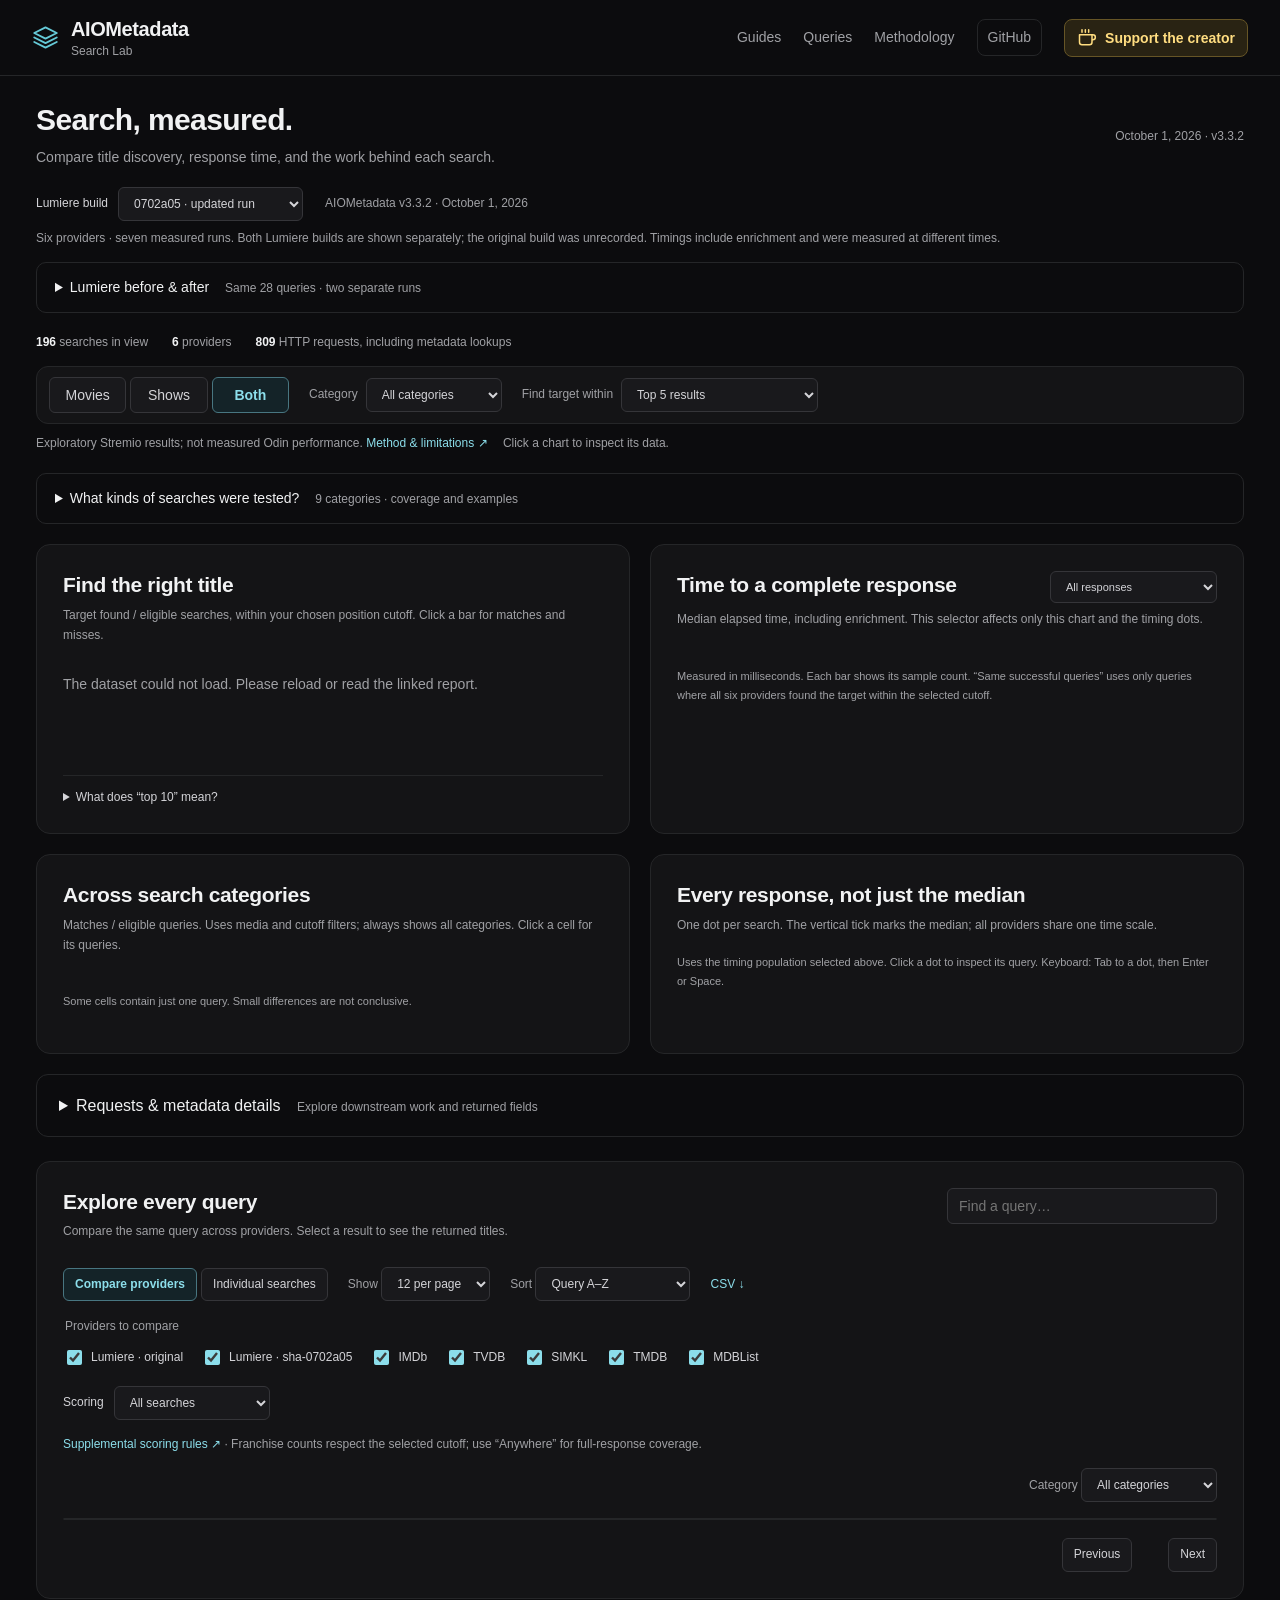
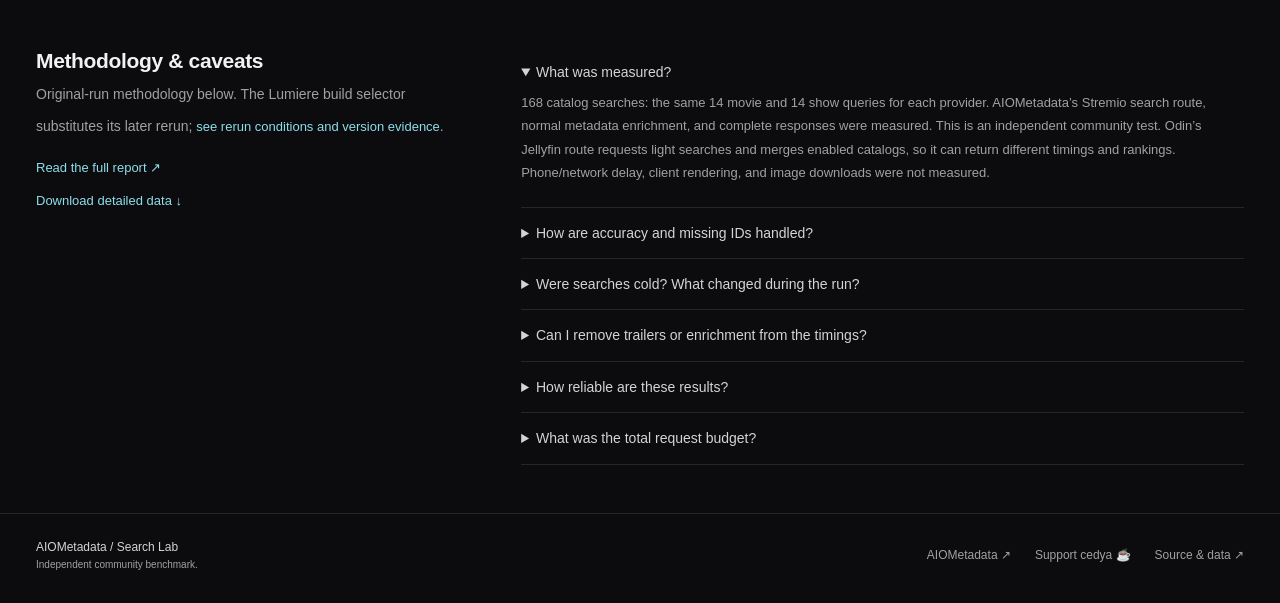
<file: index.html>
<!doctype html><html lang="en"><head><meta charset="utf-8"><meta name="viewport" content="width=device-width,initial-scale=1"><meta name="theme-color" content="#0c0c0e"><meta name="description" content="Explore measured AIOMetadata search performance across six providers: title accuracy, complete response times, and downstream requests."><title>AIOMetadata · Search Lab</title><link rel="stylesheet" href="style.css?v=d09a032646"><script type="module" src="app.js?v=36df324449"></script></head><body>
<a class="skip" href="#overview">Skip to comparisons</a><header><a class="brand" href="./"><svg aria-hidden="true" viewBox="0 0 24 24" fill="none" stroke="currentColor" stroke-width="1.7" stroke-linecap="round" stroke-linejoin="round"><path d="m12 3 10 5-10 5L2 8l10-5Z"/><path d="m2 12 10 5 10-5M2 16l10 5 10-5"/></svg><span><span class="brand-name">AIOMetadata</span><span class="brand-subtitle">Search Lab</span></span></a><nav aria-label="Main"><a href="https://jeor.github.io/aiom/">Guides</a><a href="#queries">Queries</a><a href="#methodology">Methodology</a><a class="repo-link" href="https://github.com/Jeor/aiomtesting">GitHub</a><a class="coffee-link" href="https://buymeacoffee.com/cedya" aria-label="Support the AIOMetadata creator"><svg aria-hidden="true" viewBox="0 0 24 24" fill="none" stroke="currentColor" stroke-width="1.8" stroke-linecap="round" stroke-linejoin="round"><path d="M18 8h1a3 3 0 0 1 0 6h-1M3 8h15v9a3 3 0 0 1-3 3H6a3 3 0 0 1-3-3V8ZM6 2v3M10 2v3M14 2v3"/></svg><span>Support the creator</span></a></nav></header>
<main><section id="overview"><div class="compact-intro"><div><h1>Search, measured.</h1><p class="intro">Compare title discovery, response time, and the work behind each search.</p></div><p class="run">October 1, 2026 · v3.3.2</p></div>
<div class="run-picker"><label>Lumiere build <select id="build"><option value="updated">0702a05 · updated run</option><option value="original">Original · build unrecorded</option></select></label><span>AIOMetadata v3.3.2 · October 1, 2026</span></div><p id="version-note" class="explorer-note"></p><details class="search-coverage"><summary>Lumiere before &amp; after <span>Same 28 queries · two separate runs</span></summary><p>Both runs include metadata enrichment. Different run times and evolving metadata caches prevent attributing timing differences solely to the Lumiere update. The previous build and database snapshot were not recorded. The updated build is identified by its image revision, not the mutable “latest” tag.</p><div class="scroll"><table><thead><tr><th>Media</th><th>Original matches</th><th>Updated matches</th><th>Original median</th><th>Updated median</th><th>HTTP attempts · old / new</th></tr></thead><tbody id="version-summary"></tbody></table></div><p>Matches use the selected cutoff; medians and HTTP counts include all 14 searches per media type. This table always shows both media types and ignores category, timing and explorer filters. Other providers were not rerun.</p><p><a href="data/lumiere-0702a05/REPORT.md">Rerun report and version evidence ↗</a> · <a href="data/lumiere-0702a05/results.json">Updated detailed results ↓</a> · <a href="data/lumiere-0702a05/queries.csv">Updated query CSV ↓</a></p></details>
<div class="inline-totals"><span><b id="search-count">168</b> searches in view</span><span><b>6</b> providers</span><span><b id="request-count">809</b> HTTP requests, including metadata lookups</span></div>
<div class="filters compact-filters"><div class="segments" aria-label="Media type"><button data-media="movie">Movies</button><button data-media="series">Shows</button><button data-media="both" aria-pressed="true">Both</button></div><label>Category <select id="category" aria-label="Category"><option value="all">All categories</option></select></label><label>Find target within <select id="cutoff" aria-label="Result cutoff"><option value="1">Top 1 result</option><option value="5" selected>Top 5 results</option><option value="10">Top 10 results</option><option value="all">Anywhere in returned results</option></select></label></div>
<p class="scope">Exploratory Stremio results; not measured Odin performance. <a href="#methodology">Method & limitations ↗</a> <span>Click a chart to inspect its data.</span></p>
<details class="search-coverage"><summary>What kinds of searches were tested? <span>9 categories · coverage and examples</span></summary><p>The same 28 queries ran on every provider: 14 movies and 14 shows. Counts below are distinct queries per provider, not 168 different titles. Variants can refer to the same title.</p><div class="scroll"><table><thead><tr><th>Type</th><th>Movies / shows</th><th>What it checks · examples actually tested</th></tr></thead><tbody id="coverage-types"></tbody></table></div><div class="coverage-gap"><strong>Same-name remakes are not established by this run.</strong><p>Year queries included both Blade Runner 2049 formats, Dark 2017, and Doctor Who (1963). Neither Goosebumps (1995) nor Goosebumps (2023) was tested. A proper paired test should search “Goosebumps”, both year-qualified titles, and each year with and without parentheses, then verify which version appears. That would be a new test, not a result shown here.</p></div></details>
<div class="grid"><section class="panel"><h2>Find the right title</h2><p>Target found / eligible searches, within your chosen position cutoff. Click a bar for matches and misses.</p><div id="accuracy" class="bars" aria-live="polite"></div><p class="footnote" id="accuracy-note"></p><details class="chart-help"><summary>What does “top 10” mean?</summary><p>This scores whether the expected title appears at position 10 or earlier. It does not limit collected results. “Anywhere in returned results” checks the entire saved first response, not the provider’s full database. Result limits differ between providers; no extra pages were fetched.</p></details></section><section class="panel"><div class="panel-head"><h2>Time to a complete response</h2><label><span class="sr">Timing population</span><select id="timing" aria-label="Timing population"><option value="all">All responses</option><option value="nonempty">Non-empty responses</option><option value="matched">Confirmed matches</option><option value="common">Same successful queries</option></select></label></div><p>Median elapsed time, including enrichment. This selector affects only this chart and the timing dots.</p><div id="latency" class="bars"></div><p class="footnote">Measured in milliseconds. Each bar shows its sample count. “Same successful queries” uses only queries where all six providers found the target within the selected cutoff.</p></section><section class="panel"><h2>Across search categories</h2><p>Matches / eligible queries. Uses media and cutoff filters; always shows all categories. Click a cell for its queries.</p><div class="scroll" id="heatmap"></div><p class="footnote">Some cells contain just one query. Small differences are not conclusive.</p></section><section class="panel"><h2>Every response, not just the median</h2><p>One dot per search. The vertical tick marks the median; all providers share one time scale.</p><div id="distribution"></div><p class="footnote">Uses the timing population selected above. Click a dot to inspect its query. Keyboard: Tab to a dot, then Enter or Space.</p></section></div><details class="technical"><summary>Requests & metadata details <span>Explore downstream work and returned fields</span></summary><div class="grid"><section class="panel"><h2>Where requests go</h2><p>Outbound HTTP attempts by destination, including enrichment.</p><div id="legend" class="legend"></div><div id="requests" class="bars"></div><p class="footnote">Counts, not cost. Click a colored segment for contributing queries. Uses media/category filters, not the timing selector.</p></section><section class="panel"><h2>Fields included in the response</h2><p>Click a percentage to see entries with and without that field. Uses media/category filters, not the timing selector.</p><div id="coverage" class="scroll"></div><p class="footnote">Counts include repeated titles across queries. A poster field can contain a fallback URL; a description field can contain attribution text.</p></section></div></details></section>
<section id="queries" class="panel query-panel"><div class="panel-head"><div><h2>Explore every query</h2><p>Compare the same query across providers. Select a result to see the returned titles.</p></div><label><span class="sr">Find a query</span><input id="query-search" type="search" placeholder="Find a query…"></label></div>
<div class="table-tools"><div class="segments" aria-label="Query view"><button data-view="compare" aria-pressed="true">Compare providers</button><button data-view="observations">Individual searches</button></div><label>Show <select id="page-size" aria-label="Rows per page"><option value="6">6 per page</option><option value="12" selected>12 per page</option><option value="24">24 per page</option><option value="all">All</option></select></label><label>Sort <select id="sort"><option value="query">Query A–Z</option><option value="slow">Slowest response</option><option value="calls">Most HTTP requests</option></select></label><a id="query-csv" href="data/queries.csv" download>CSV ↓</a></div>
<fieldset id="provider-picker"><legend>Providers to compare</legend></fieldset><label class="score-filter">Scoring <select id="scoring"><option value="all">All searches</option><option value="headline">Headline-scored</option><option value="supplemental">Supplemental review</option></select></label><p class="explorer-note"><a href="data/RELEVANCE-REVIEW.md">Supplemental scoring rules ↗</a> · Franchise counts respect the selected cutoff; use “Anywhere” for full-response coverage.</p><p id="explorer-note" class="explorer-note"></p><div class="table-tools"><span id="row-count" role="status"></span><label>Category <select id="explorer-category" aria-label="Explorer category"><option value="all">All categories</option></select></label></div><div class="scroll compare-scroll" tabindex="0" aria-label="Search comparison table; scroll vertically or horizontally; column headings remain visible"><table id="query-table"><thead id="query-head"></thead><tbody id="rows"></tbody></table></div><div class="pagination"><button id="prev">Previous</button><span id="page"></span><button id="next">Next</button></div></section>
<section id="methodology" class="method"><div><h2>Methodology & caveats</h2><p>Original-run methodology below. The Lumiere build selector substitutes its later rerun; <a href="data/lumiere-0702a05/REPORT.md">see rerun conditions and version evidence</a>.</p><a href="data/REPORT.md">Read the full report ↗</a><br><a href="data/results.json" download>Download detailed data ↓</a></div><div><details open><summary>What was measured?</summary><p>168 catalog searches: the same 14 movie and 14 show queries for each provider. AIOMetadata’s Stremio search route, normal metadata enrichment, and complete responses were measured. This is an independent community test. Odin’s Jellyfin route requests light searches and merges enabled catalogs, so it can return different timings and rankings. Phone/network delay, client rendering, and image downloads were not measured.</p></details><details><summary>How are accuracy and missing IDs handled?</summary><p>Each media type has 11 eligible title queries. Alias, franchise, and negative cases have supplemental reviews in the explorer, using their own stated rules, and remain excluded from headline title accuracy. Matching uses expected IMDb IDs. TVDB has two show cases with unmapped IDs in the top five; confirmed-hit scores are lower bounds where marked with an asterisk. A result at rank 9 is a miss at top 5, but a hit at top 10. This measures target discovery, not the relevance of every returned title.</p></details><details><summary>Were searches cold? What changed during the run?</summary><p>Providers had isolated caches and equal four-query pilots. Every main query executed a provider lookup; metadata caches evolved naturally. These were not fully cold searches. All six test apps restarted after 25 queries per provider with disk/Redis retained; the last three queries per provider form a separate restart cohort. Scheduled background jobs were disabled in test copies. Production settings and caches were unchanged.</p></details><details><summary>Can I remove trailers or enrichment from the timings?</summary><p>No trailer entries or addon-trailer calls were observed. Stage spans overlap and instrumentation does not cover every enrichment step. You cannot subtract stage times to estimate a feature-disabled response. The timing selector changes which observed searches are included; it does not simulate disabling features. “Same successful queries” compares identical cases across all six providers, but excludes harder queries where any provider missed the target.</p></details><details><summary>How reliable are these results?</summary><p>This is one block of a proposed 1,680-search corpus, with a single timing per query. It is exploratory, not a universal ranking. Four Lumiere responses matched the original search code byte-for-byte after canonical JSON hashing; that does not establish zero instrumentation overhead for every provider. All 168 searches returned HTTP 200, with two downstream TMDB 404s. Repeated runs and larger category samples would strengthen conclusions.</p></details><details><summary>What was the total request budget?</summary><p>1,295 observed outbound HTTP attempts: 809 main-search requests, 252 pilot/setup requests, 36 validation requests, and 198 startup/background requests. These include enrichment and dataset checks, not just billable search calls. There were 204 isolated catalog attempts, including pilot correction and validation. Trakt was excluded. Temporary test containers and private configuration copies were removed afterward.</p></details></div></section>
</main><footer><span>AIOMetadata / Search Lab <small>Independent community benchmark.</small></span><div><a href="https://github.com/cedya77/aiometadata">AIOMetadata ↗</a><a href="https://buymeacoffee.com/cedya">Support cedya ☕</a><a href="https://github.com/Jeor/aiomtesting">Source & data ↗</a></div></footer><dialog id="detail" aria-labelledby="detail-title"><button id="detail-back" hidden>← Back to chart details</button><button id="close-detail" aria-label="Close query details">×</button><div id="detail-content"></div></dialog><noscript><p>Please enable JavaScript for interactive comparisons. <a href="data/REPORT.md">Read the report instead.</a></p></noscript></body></html>
</file>
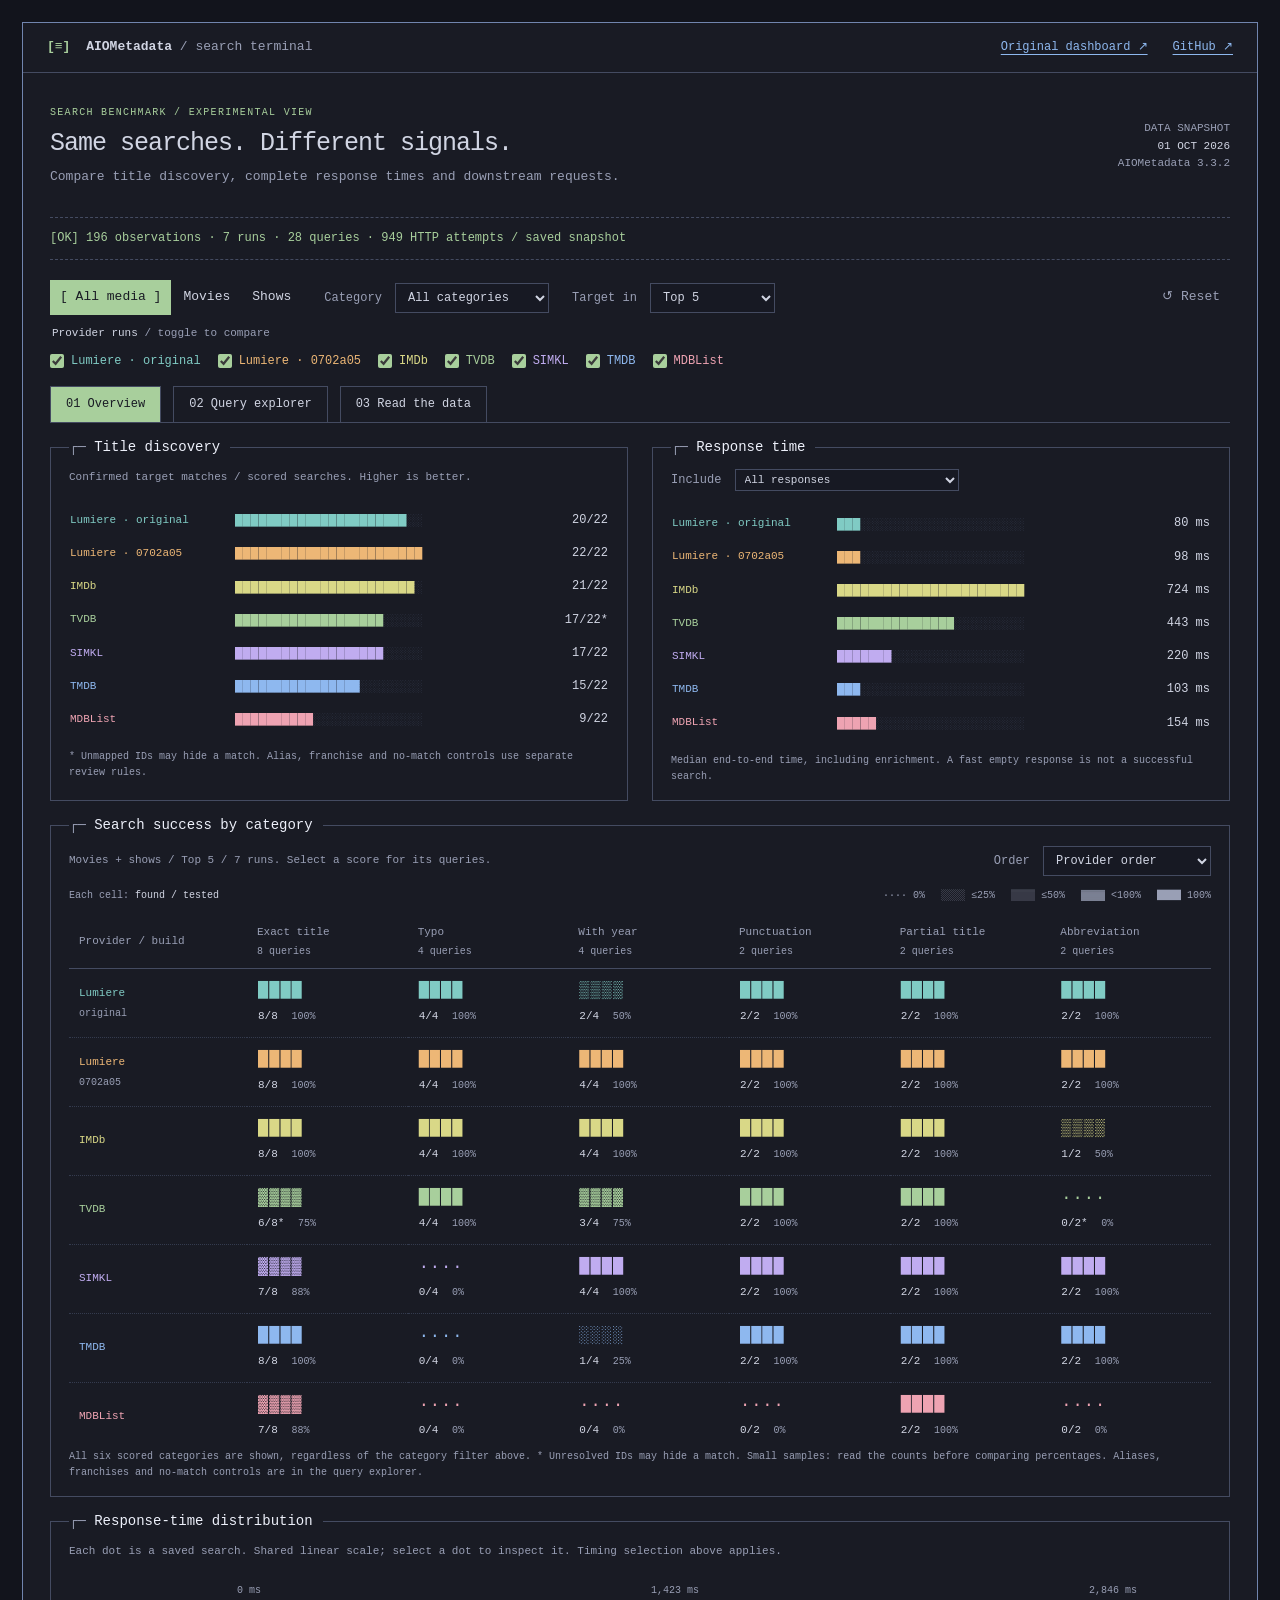
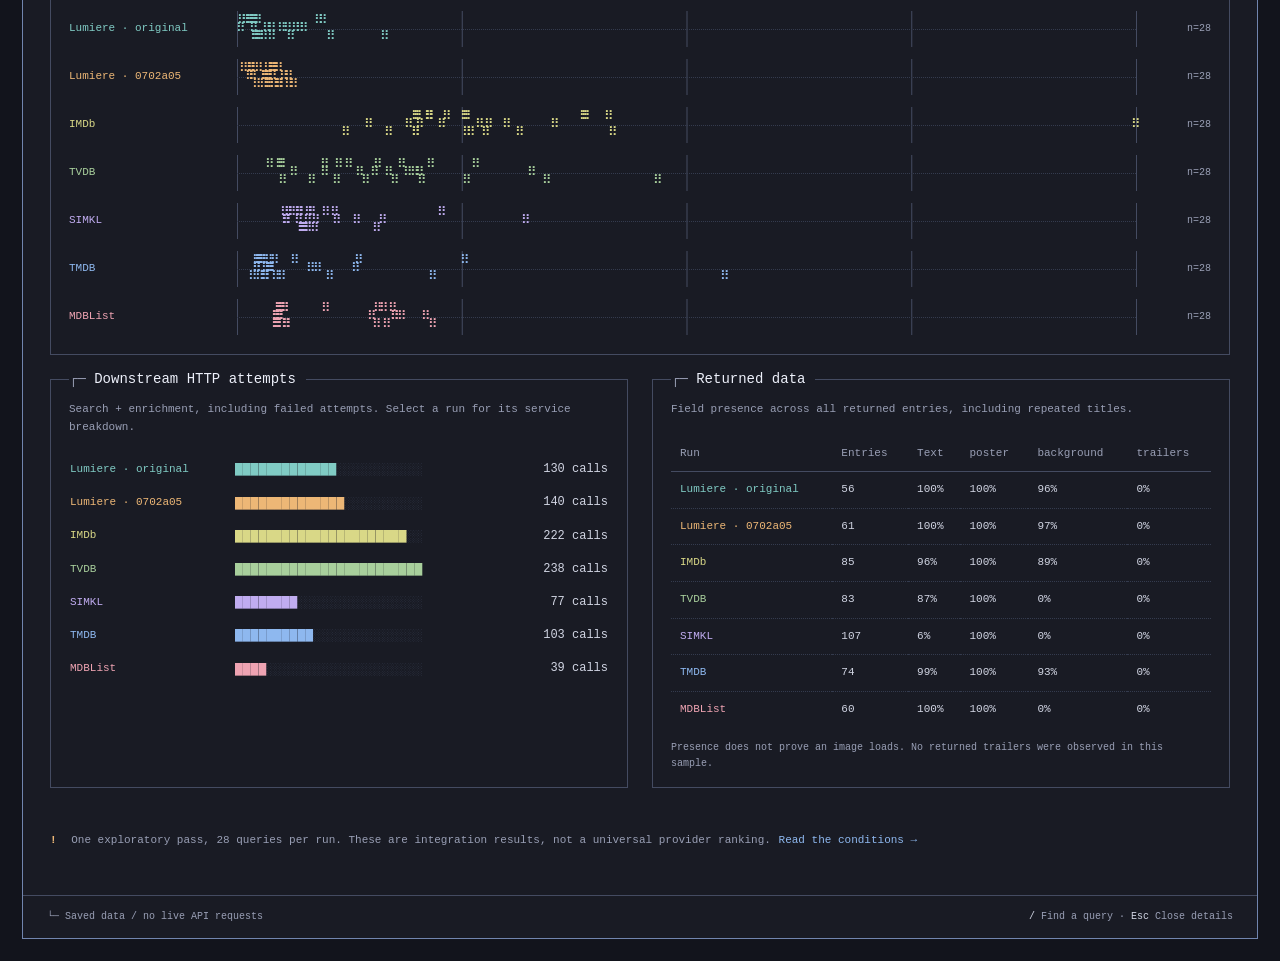
<file: ascii/index.html>
<!doctype html>
<html lang="en"><head><meta charset="utf-8"><meta name="viewport" content="width=device-width, initial-scale=1"><meta name="theme-color" content="#191b24"><meta name="description" content="An experimental terminal-style view of the AIOMetadata search benchmark. Explore saved results, response times and enrichment requests."><title>AIOMetadata / Search terminal</title><link rel="stylesheet" href="style.css?v=c7ce3f02aa"><script type="module" src="app.js?v=bac4bc9f64"></script></head>
<body>
<a class="skip" href="#main">Skip to results</a>
<div class="terminal">
<header><a class="brand" href="./"><span aria-hidden="true">[≡]</span> AIOMetadata <span class="dim">/ search terminal</span></a><nav aria-label="External links"><a href="../">Original dashboard ↗</a><a href="https://github.com/Jeor/aiomtesting">GitHub ↗</a></nav></header>
<main id="main">
<div class="intro"><div><p class="eyebrow">SEARCH BENCHMARK / EXPERIMENTAL VIEW</p><h1>Same searches. Different signals.</h1><p>Compare title discovery, complete response times and downstream requests.</p></div><div class="datestamp">DATA SNAPSHOT<br><strong>01 OCT 2026</strong><br>AIOMetadata 3.3.2</div></div>
<div class="status" role="status" id="status">[···] Loading saved observations…</div>
<div class="toolbar"><div class="segments" aria-label="Media type"><button data-media="both" aria-pressed="true">[ All media ]</button><button data-media="movie" aria-pressed="false">Movies</button><button data-media="series" aria-pressed="false">Shows</button></div><label>Category <select id="category"><option value="all">All categories</option></select></label><label>Target in <select id="cutoff"><option value="1">Top 1</option><option value="5" selected>Top 5</option><option value="10">Top 10</option><option value="all">All returned</option></select></label><button id="reset">↺ Reset</button></div>
<fieldset class="run-picker"><legend>Provider runs <span class="dim">/ toggle to compare</span></legend><div id="runs"></div></fieldset>
<nav class="tabs" aria-label="Views"><button data-tab="overview" aria-pressed="true">01 Overview</button><button data-tab="queries" aria-pressed="false">02 Query explorer</button><button data-tab="notes" aria-pressed="false">03 Read the data</button></nav>
<section id="overview" class="view" aria-label="Overview">
<div class="panel-grid"><section class="panel"><h2><span class="dim">┌─</span> Title discovery</h2><p class="caption">Confirmed target matches / scored searches. Higher is better.</p><div id="accuracy" class="bars"></div><p class="footnote">* Unmapped IDs may hide a match. Alias, franchise and no-match controls use separate review rules.</p></section>
<section class="panel"><h2><span class="dim">┌─</span> Response time</h2><label class="inline-control">Include <select id="timing"><option value="all">All responses</option><option value="nonempty">Non-empty responses</option><option value="matched">Confirmed matches</option><option value="common">Matched by every selected run</option></select></label><div id="latency" class="bars"></div><p class="footnote">Median end-to-end time, including enrichment. A fast empty response is not a successful search.</p></section></div>
<section class="panel heat-panel"><h2><span class="dim">┌─</span> Search success by category</h2><div class="heat-toolbar"><p class="caption" id="heat-context">Select a score to inspect its searches.</p><label>Order <select id="heat-sort"><option value="default">Provider order</option><option value="success">Most targets found</option></select></label></div><div class="heat-guide"><span>Each cell: <strong>found / tested</strong></span><div class="heat-scale" aria-label="Success rate shading"><span>···· 0%</span><span>░░░░ ≤25%</span><span>▒▒▒▒ ≤50%</span><span>▓▓▓▓ &lt;100%</span><span>████ 100%</span></div></div><p class="heat-mobile-hint">Swipe sideways for more categories. Provider names stay pinned.</p><div id="matrix" class="table-scroll"></div><p class="footnote">All six scored categories are shown, regardless of the category filter above. * Unresolved IDs may hide a match. Small samples: read the counts before comparing percentages. Aliases, franchises and no-match controls are in the query explorer.</p></section>
<section class="panel"><h2><span class="dim">┌─</span> Response-time distribution</h2><p class="caption">Each dot is a saved search. Shared linear scale; select a dot to inspect it. Timing selection above applies.</p><div id="distribution" class="distribution"></div></section>
<div class="panel-grid"><section class="panel"><h2><span class="dim">┌─</span> Downstream HTTP attempts</h2><p class="caption">Search + enrichment, including failed attempts. Select a run for its service breakdown.</p><div id="requests" class="bars"></div></section><section class="panel"><h2><span class="dim">┌─</span> Returned data</h2><p class="caption">Field presence across all returned entries, including repeated titles.</p><div id="coverage" class="table-scroll"></div><p class="footnote">Presence does not prove an image loads. No returned trailers were observed in this sample.</p></section></div>
<p class="notice"><span>!</span> One exploratory pass, 28 queries per run. These are integration results, not a universal provider ranking. <button data-tab="notes">Read the conditions →</button></p>
</section>
<section id="queries" class="view" aria-label="Query explorer" hidden>
<div class="query-tools"><label class="search-label">Find a query <input id="search" type="search" placeholder="e.g. Dark, LOTR, Moon" autocomplete="off"></label><label>Show <select id="page-size"><option>6</option><option>12</option><option>28</option><option value="all">All</option></select></label><label>Sort <select id="sort"><option value="title">Query A–Z</option><option value="slow">Slowest response</option><option value="calls">Most HTTP attempts</option></select></label></div>
<p class="caption">Each cell shows the outcome, full response time and HTTP attempts. Select it for all returned titles and measured stages.</p><div id="explorer" class="table-scroll explorer"></div><div class="pagination"><span id="page-info" role="status"></span><div><button id="prev">← Previous</button><button id="next">Next →</button></div></div>
</section>
<section id="notes" class="view notes" aria-label="How to read the data" hidden>
<h2>What this measures</h2><p>168 original searches across six providers, plus 28 searches using Lumiere <code>sha-0702a05</code>. Each run has the same 14 movie and 14 show queries. The normal AIOMetadata Stremio catalog route includes metadata enrichment; Odin rendering, image downloads and Jellyfin lightweight search are not measured.</p>
<h2>Quality and relevance</h2><p>Title discovery scores 11 expected-title queries per media type. The cutoff changes where a target must appear, not how many results the provider returned. “All returned” means the saved first response; provider limits differ. TVDB contains unresolved native IDs, so its confirmed score may undercount matches.</p><p>Aliases, franchise queries and invented titles have separate reviews visible in the explorer. Franchise reviews check a defined reference set, not every related production. No-match controls pass only when the complete response is empty. Two year formats were tested for Blade Runner 2049, but no paired Goosebumps remake test was run.</p>
<h2>Timing and cache conditions</h2><p>Search lookups were computed or refreshed. Each provider had an isolated cache, equal initial seeds and a four-query pilot; enrichment caches evolved during the run. This is not a fully cold test. The last three original queries followed a test-app restart. Each query was timed once, so the charts are descriptive, not confidence estimates.</p><p>“Matched by every selected run” uses only scored queries where every selected provider found the target at your cutoff. Changing the selected providers can change that shared sample. All responses, including empty ones, are used by default.</p>
<h2>The Lumiere update</h2><p>The original Lumiere build was not recorded. The later run used <code>0702a05027889395feee1905eae1a879a34acdf1</code>. Both used AIOMetadata 3.3.2, but the later run had no mid-run restart and ran at a different time. It is not a controlled build-only latency comparison.</p>
<h2>Requests, fields and stages</h2><p>HTTP attempts include search, enrichment and failures—not just billable provider calls. Stage durations can overlap; do not add or subtract them to estimate a feature-off response time. Artwork and trailer fields indicate presence only.</p>
<h2>About this view</h2><p>An independent, lightweight presentation inspired by <a href="https://github.com/ashuttl/linecast">Linecast’s terminal graphics</a>. It uses native text, character bars and ordinary browser controls. No chart library, external fonts or provider API calls. The <a href="../">original dashboard</a> is unchanged.</p><div class="report-links"><a href="../data/REPORT.md">[ Original report ]</a><a href="../data/lumiere-0702a05/REPORT.md">[ Lumiere update ]</a><a href="../data/RELEVANCE-REVIEW.md">[ Relevance review ]</a><a href="../data/all-runs.csv" download>[ Download CSV ]</a></div>
</section>
<noscript><p>This interactive view needs JavaScript. <a href="../data/REPORT.md">Read the static report instead.</a></p></noscript>
</main><footer><span>└─ Saved data / no live API requests</span><span><kbd>/</kbd> Find a query · <kbd>Esc</kbd> Close details</span></footer></div>
<dialog id="detail" aria-labelledby="detail-title"><div class="dialog-top"><span>INSPECT / SAVED OBSERVATION</span><button id="close" aria-label="Close details">[ × Close ]</button></div><div id="detail-body"></div></dialog>
</body></html>
</file>
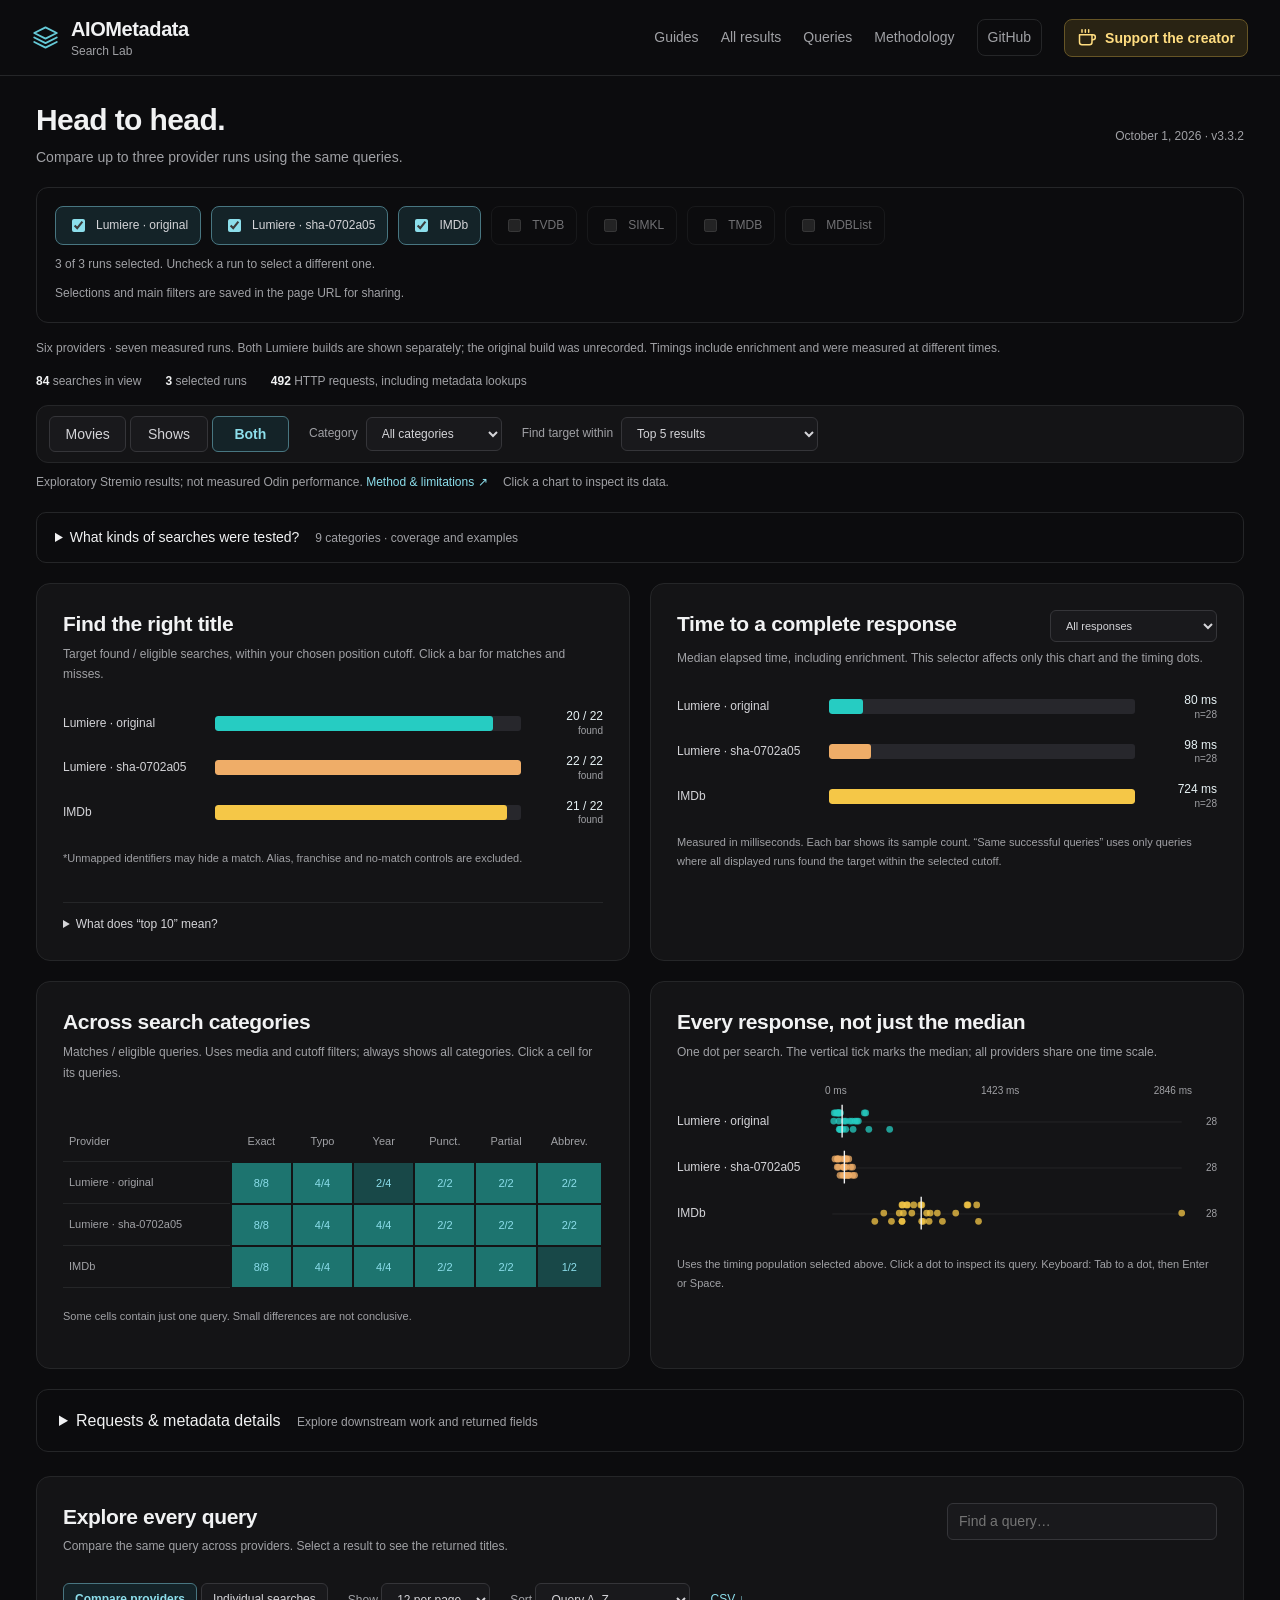
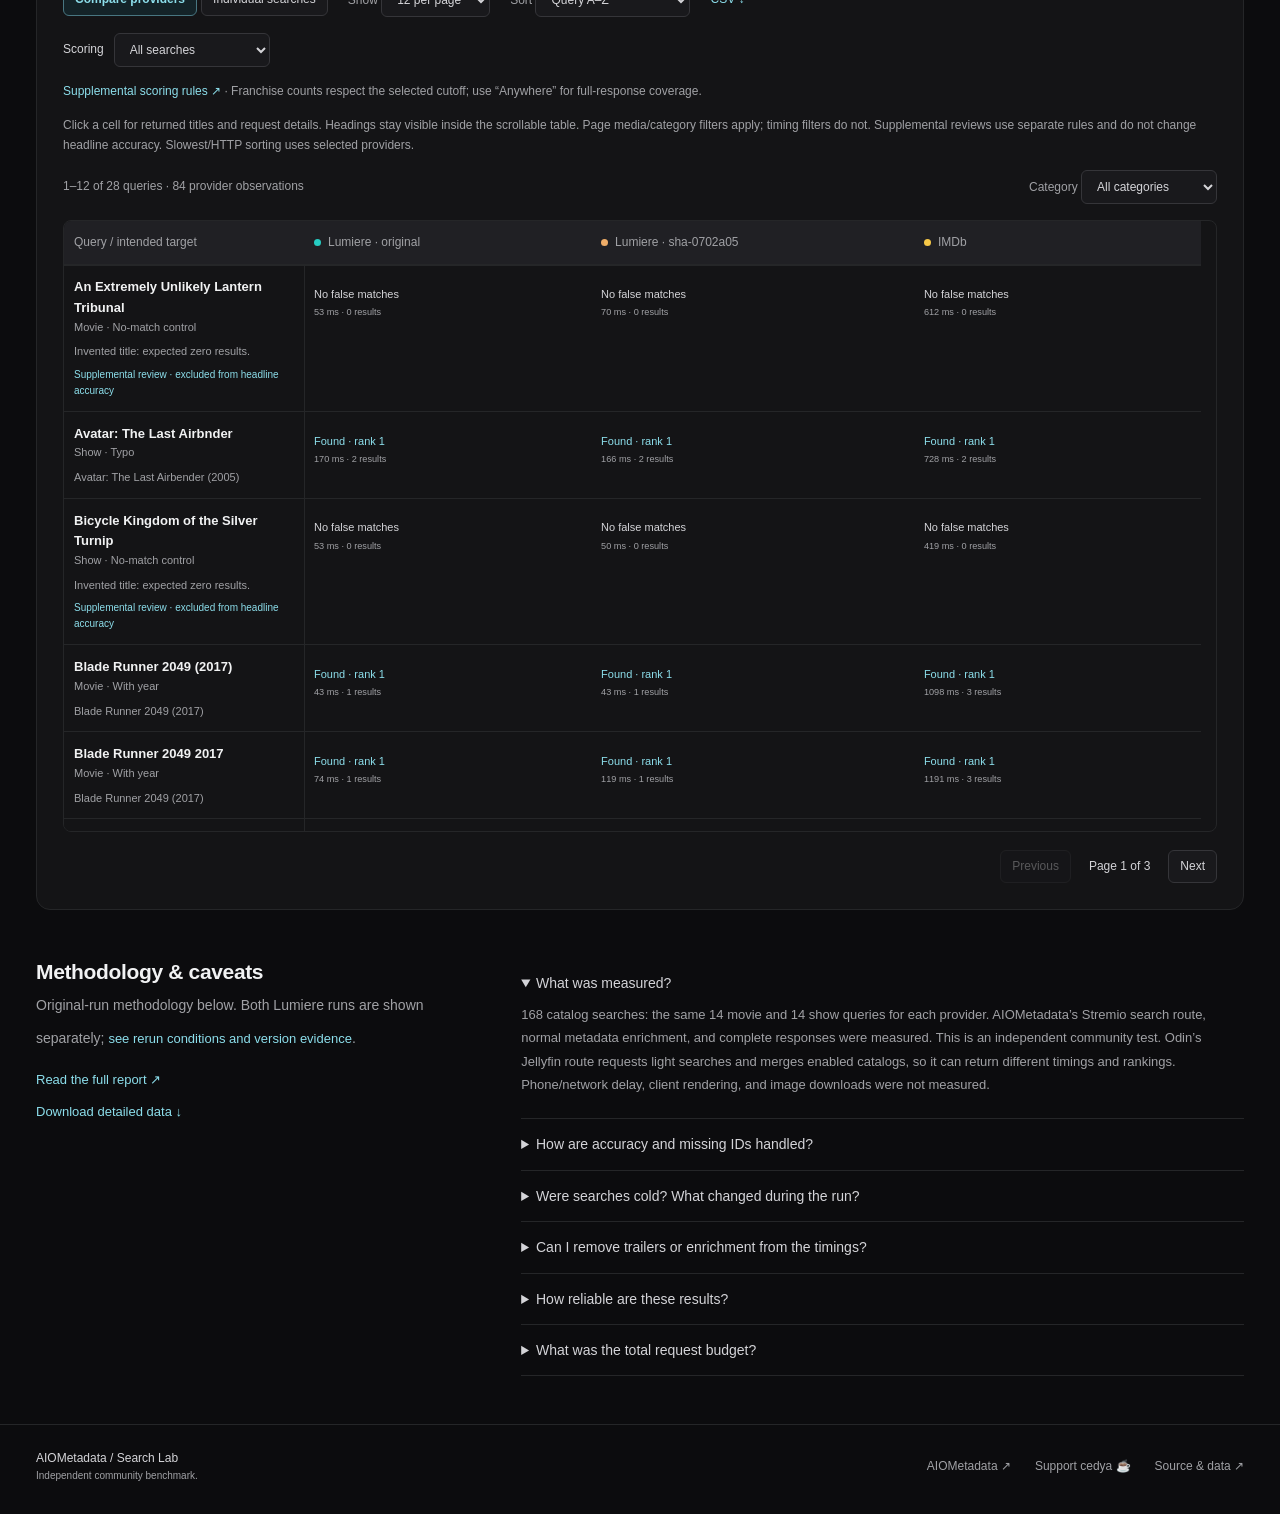
<file: compare.html>
<!doctype html><html lang="en"><head><meta charset="utf-8"><meta name="viewport" content="width=device-width,initial-scale=1"><meta name="theme-color" content="#0c0c0e"><meta name="description" content="Explore measured AIOMetadata search performance across six providers: title accuracy, complete response times, and downstream requests."><title>Head to head · AIOMetadata Search Lab</title><link rel="stylesheet" href="style.css?v=e858c6643e"><script type="module" src="app.js?v=72ee304620"></script></head><body data-screen="compare">
<a class="skip" href="#overview">Skip to comparisons</a><header><a class="brand" href="./"><svg aria-hidden="true" viewBox="0 0 24 24" fill="none" stroke="currentColor" stroke-width="1.7" stroke-linecap="round" stroke-linejoin="round"><path d="m12 3 10 5-10 5L2 8l10-5Z"/><path d="m2 12 10 5 10-5M2 16l10 5 10-5"/></svg><span><span class="brand-name">AIOMetadata</span><span class="brand-subtitle">Search Lab</span></span></a><nav aria-label="Main"><a href="https://jeor.github.io/aiom/">Guides</a><a href="index.html">All results</a><a href="#queries">Queries</a><a href="#methodology">Methodology</a><a class="repo-link" href="https://github.com/Jeor/aiomtesting">GitHub</a><a class="coffee-link" href="https://buymeacoffee.com/cedya" aria-label="Support the AIOMetadata creator"><svg aria-hidden="true" viewBox="0 0 24 24" fill="none" stroke="currentColor" stroke-width="1.8" stroke-linecap="round" stroke-linejoin="round"><path d="M18 8h1a3 3 0 0 1 0 6h-1M3 8h15v9a3 3 0 0 1-3 3H6a3 3 0 0 1-3-3V8ZM6 2v3M10 2v3M14 2v3"/></svg><span>Support the creator</span></a></nav></header>
<main><section id="overview"><div class="compact-intro"><div><h1>Head to head.</h1><p class="intro">Compare up to three provider runs using the same queries.</p></div><p class="run">October 1, 2026 · v3.3.2</p></div>
<section class="compare-controls" aria-label="Select provider runs"><fieldset id="compare-picker"><legend>Choose up to three runs</legend></fieldset><p id="compare-status" role="status"></p><p>Selections and main filters are saved in the page URL for sharing.</p></section><p id="version-note" class="explorer-note"></p><details hidden class="search-coverage"><summary>Lumiere before &amp; after <span>Same 28 queries · two separate runs</span></summary><p>Both runs include metadata enrichment. Different run times and evolving metadata caches prevent attributing timing differences solely to the Lumiere update. The previous build and database snapshot were not recorded. The updated build is identified by its image revision, not the mutable “latest” tag.</p><div class="scroll"><table><thead><tr><th>Media</th><th>Original matches</th><th>Updated matches</th><th>Original median</th><th>Updated median</th><th>HTTP attempts · old / new</th></tr></thead><tbody id="version-summary"></tbody></table></div><p>Matches use the selected cutoff; medians and HTTP counts include all 14 searches per media type. This table always shows both media types and ignores category, timing and explorer filters. Other providers were not rerun.</p><p><a href="data/lumiere-0702a05/REPORT.md">Rerun report and version evidence ↗</a> · <a href="data/lumiere-0702a05/results.json">Updated detailed results ↓</a> · <a href="data/lumiere-0702a05/queries.csv">Updated query CSV ↓</a></p></details>
<div class="inline-totals"><span><b id="search-count">168</b> searches in view</span><span><b id="run-count">7</b> selected runs</span><span><b id="request-count">809</b> HTTP requests, including metadata lookups</span></div>
<div class="filters compact-filters"><div class="segments" aria-label="Media type"><button data-media="movie">Movies</button><button data-media="series">Shows</button><button data-media="both" aria-pressed="true">Both</button></div><label>Category <select id="category" aria-label="Category"><option value="all">All categories</option></select></label><label>Find target within <select id="cutoff" aria-label="Result cutoff"><option value="1">Top 1 result</option><option value="5" selected>Top 5 results</option><option value="10">Top 10 results</option><option value="all">Anywhere in returned results</option></select></label></div>
<p class="scope">Exploratory Stremio results; not measured Odin performance. <a href="#methodology">Method & limitations ↗</a> <span>Click a chart to inspect its data.</span></p>
<details class="search-coverage"><summary>What kinds of searches were tested? <span>9 categories · coverage and examples</span></summary><p>The same 28 queries ran on every provider: 14 movies and 14 shows. Counts below are distinct queries per provider, not 196 different titles. Variants can refer to the same title.</p><div class="scroll"><table><thead><tr><th>Type</th><th>Movies / shows</th><th>What it checks · examples actually tested</th></tr></thead><tbody id="coverage-types"></tbody></table></div><div class="coverage-gap"><strong>Same-name remakes are not established by this run.</strong><p>Year queries included both Blade Runner 2049 formats, Dark 2017, and Doctor Who (1963). Neither Goosebumps (1995) nor Goosebumps (2023) was tested. A proper paired test should search “Goosebumps”, both year-qualified titles, and each year with and without parentheses, then verify which version appears. That would be a new test, not a result shown here.</p></div></details>
<div class="grid"><section class="panel"><h2>Find the right title</h2><p>Target found / eligible searches, within your chosen position cutoff. Click a bar for matches and misses.</p><div id="accuracy" class="bars" aria-live="polite"></div><p class="footnote" id="accuracy-note"></p><details class="chart-help"><summary>What does “top 10” mean?</summary><p>This scores whether the expected title appears at position 10 or earlier. It does not limit collected results. “Anywhere in returned results” checks the entire saved first response, not the provider’s full database. Result limits differ between providers; no extra pages were fetched.</p></details></section><section class="panel"><div class="panel-head"><h2>Time to a complete response</h2><label><span class="sr">Timing population</span><select id="timing" aria-label="Timing population"><option value="all">All responses</option><option value="nonempty">Non-empty responses</option><option value="matched">Confirmed matches</option><option value="common">Same successful queries</option></select></label></div><p>Median elapsed time, including enrichment. This selector affects only this chart and the timing dots.</p><div id="latency" class="bars"></div><p class="footnote">Measured in milliseconds. Each bar shows its sample count. “Same successful queries” uses only queries where all displayed runs found the target within the selected cutoff.</p></section><section class="panel"><h2>Across search categories</h2><p>Matches / eligible queries. Uses media and cutoff filters; always shows all categories. Click a cell for its queries.</p><div class="scroll" id="heatmap"></div><p class="footnote">Some cells contain just one query. Small differences are not conclusive.</p></section><section class="panel"><h2>Every response, not just the median</h2><p>One dot per search. The vertical tick marks the median; all providers share one time scale.</p><div id="distribution"></div><p class="footnote">Uses the timing population selected above. Click a dot to inspect its query. Keyboard: Tab to a dot, then Enter or Space.</p></section></div><details class="technical"><summary>Requests & metadata details <span>Explore downstream work and returned fields</span></summary><div class="grid"><section class="panel"><h2>Where requests go</h2><p>Outbound HTTP attempts by destination, including enrichment.</p><div id="legend" class="legend"></div><div id="requests" class="bars"></div><p class="footnote">Counts, not cost. Click a colored segment for contributing queries. Uses media/category filters, not the timing selector.</p></section><section class="panel"><h2>Fields included in the response</h2><p>Click a percentage to see entries with and without that field. Uses media/category filters, not the timing selector.</p><div id="coverage" class="scroll"></div><p class="footnote">Counts include repeated titles across queries. A poster field can contain a fallback URL; a description field can contain attribution text.</p></section></div></details></section>
<section id="queries" class="panel query-panel"><div class="panel-head"><div><h2>Explore every query</h2><p>Compare the same query across providers. Select a result to see the returned titles.</p></div><label><span class="sr">Find a query</span><input id="query-search" type="search" placeholder="Find a query…"></label></div>
<div class="table-tools"><div class="segments" aria-label="Query view"><button data-view="compare" aria-pressed="true">Compare providers</button><button data-view="observations">Individual searches</button></div><label>Show <select id="page-size" aria-label="Rows per page"><option value="6">6 per page</option><option value="12" selected>12 per page</option><option value="24">24 per page</option><option value="all">All</option></select></label><label>Sort <select id="sort"><option value="query">Query A–Z</option><option value="slow">Slowest response</option><option value="calls">Most HTTP requests</option></select></label><a id="query-csv" href="data/queries.csv" download>CSV ↓</a></div>
<fieldset hidden id="provider-picker"><legend>Providers to compare</legend></fieldset><label class="score-filter">Scoring <select id="scoring"><option value="all">All searches</option><option value="headline">Headline-scored</option><option value="supplemental">Supplemental review</option></select></label><p class="explorer-note"><a href="data/RELEVANCE-REVIEW.md">Supplemental scoring rules ↗</a> · Franchise counts respect the selected cutoff; use “Anywhere” for full-response coverage.</p><p id="explorer-note" class="explorer-note"></p><div class="table-tools"><span id="row-count" role="status"></span><label>Category <select id="explorer-category" aria-label="Explorer category"><option value="all">All categories</option></select></label></div><div class="scroll compare-scroll" tabindex="0" aria-label="Search comparison table; scroll vertically or horizontally; column headings remain visible"><table id="query-table"><thead id="query-head"></thead><tbody id="rows"></tbody></table></div><div class="pagination"><button id="prev">Previous</button><span id="page"></span><button id="next">Next</button></div></section>
<section id="methodology" class="method"><div><h2>Methodology & caveats</h2><p>Original-run methodology below. Both Lumiere runs are shown separately; <a href="data/lumiere-0702a05/REPORT.md">see rerun conditions and version evidence</a>.</p><a href="data/REPORT.md">Read the full report ↗</a><br><a href="data/results.json" download>Download detailed data ↓</a></div><div><details open><summary>What was measured?</summary><p>168 catalog searches: the same 14 movie and 14 show queries for each provider. AIOMetadata’s Stremio search route, normal metadata enrichment, and complete responses were measured. This is an independent community test. Odin’s Jellyfin route requests light searches and merges enabled catalogs, so it can return different timings and rankings. Phone/network delay, client rendering, and image downloads were not measured.</p></details><details><summary>How are accuracy and missing IDs handled?</summary><p>Each media type has 11 eligible title queries. Alias, franchise, and negative cases have supplemental reviews in the explorer, using their own stated rules, and remain excluded from headline title accuracy. Matching uses expected IMDb IDs. TVDB has two show cases with unmapped IDs in the top five; confirmed-hit scores are lower bounds where marked with an asterisk. A result at rank 9 is a miss at top 5, but a hit at top 10. This measures target discovery, not the relevance of every returned title.</p></details><details><summary>Were searches cold? What changed during the run?</summary><p>Providers had isolated caches and equal four-query pilots. Every main query executed a provider lookup; metadata caches evolved naturally. These were not fully cold searches. All six test apps restarted after 25 queries per provider with disk/Redis retained; the last three queries per provider form a separate restart cohort. Scheduled background jobs were disabled in test copies. Production settings and caches were unchanged.</p></details><details><summary>Can I remove trailers or enrichment from the timings?</summary><p>No trailer entries or addon-trailer calls were observed. Stage spans overlap and instrumentation does not cover every enrichment step. You cannot subtract stage times to estimate a feature-disabled response. The timing selector changes which observed searches are included; it does not simulate disabling features. “Same successful queries” compares identical cases across all six providers, but excludes harder queries where any selected run missed the target.</p></details><details><summary>How reliable are these results?</summary><p>This is one block of a proposed 1,680-search corpus, with a single timing per query. It is exploratory, not a universal ranking. Four Lumiere responses matched the original search code byte-for-byte after canonical JSON hashing; that does not establish zero instrumentation overhead for every provider. All 168 searches returned HTTP 200, with two downstream TMDB 404s. Repeated runs and larger category samples would strengthen conclusions.</p></details><details><summary>What was the total request budget?</summary><p>1,295 observed outbound HTTP attempts: 809 main-search requests, 252 pilot/setup requests, 36 validation requests, and 198 startup/background requests. These include enrichment and dataset checks, not just billable search calls. There were 204 isolated catalog attempts, including pilot correction and validation. Trakt was excluded. Temporary test containers and private configuration copies were removed afterward.</p></details></div></section>
</main><footer><span>AIOMetadata / Search Lab <small>Independent community benchmark.</small></span><div><a href="https://github.com/cedya77/aiometadata">AIOMetadata ↗</a><a href="https://buymeacoffee.com/cedya">Support cedya ☕</a><a href="https://github.com/Jeor/aiomtesting">Source & data ↗</a></div></footer><dialog id="detail" aria-labelledby="detail-title"><button id="detail-back" hidden>← Back to chart details</button><button id="close-detail" aria-label="Close query details">×</button><div id="detail-content"></div></dialog><noscript><p>Please enable JavaScript for interactive comparisons. <a href="data/REPORT.md">Read the report instead.</a></p></noscript></body></html>
</file>
<file: style.css>
:root{color-scheme:dark;--bg:#0c0c0e;--surface:#141416;--line:#252628;--text:#d4d4d8;--heading:#f1f2f3;--muted:#a0a1a5;--accent:#8cdeeb;font-family:-apple-system,BlinkMacSystemFont,"Segoe UI",Roboto,"Helvetica Neue",Arial,sans-serif;font-synthesis:none}*{box-sizing:border-box}html{scroll-behavior:smooth;scroll-padding-top:24px}body{margin:0;background:var(--bg);color:var(--text);font-size:14px;line-height:1.6}header,main,footer{max-width:1380px;margin:auto;padding-left:36px;padding-right:36px}header{display:flex;justify-content:space-between;align-items:center;min-height:80px;border-bottom:1px solid var(--line);gap:20px}.brand{font-size:20px;font-weight:650;letter-spacing:-.5px}.brand span{color:var(--muted);font-weight:400;margin:0 7px}.brand strong{color:var(--accent);font-weight:500}a{color:var(--accent);text-decoration:none}a:hover{text-decoration:underline;text-underline-offset:5px}nav{display:flex;gap:28px}nav a{color:var(--muted);font-size:13px}h1{font-size:clamp(36px,4.3vw,58px);line-height:1.1;letter-spacing:-2px;margin:42px 0 12px;font-weight:700}h2{font-size:19px;line-height:1.35;letter-spacing:-.35px;margin:0;font-weight:620}p{margin:8px 0;color:var(--muted)}.intro{font-size:18px;color:var(--muted)}.run{font-size:12px;margin:12px 0 24px}.overview{display:grid;grid-template-columns:1.6fr 1fr;gap:14px}.metrics,.filters,.panel{background:var(--surface);border:1px solid var(--line);border-radius:12px}.metrics{display:flex;align-items:center;padding:22px 10px}.metrics>div{flex:1;text-align:center;padding:0 10px;border-right:1px solid var(--line)}.metrics>div:last-child{border:0;flex:1.4}.metrics b{display:block;font-size:29px;font-weight:600;line-height:1.2;font-variant-numeric:tabular-nums}.metrics span{font-size:12px;color:var(--muted)}.filters{padding:12px;display:grid;gap:9px}.segments{display:flex;gap:4px}.segments button{flex:1}button,select,input{font:inherit;color:var(--text);background:#19191c;border:1px solid #353539;border-radius:6px;padding:8px 11px;line-height:1.3}button{cursor:pointer}button:hover{background:#232326}button[aria-pressed=true]{background:var(--accent);border-color:var(--accent);color:#062f30;font-weight:650}button:disabled{opacity:.35;cursor:default}.selects{display:flex;gap:10px}.selects label,.selects select{width:100%}.scope{font-size:12px;margin:16px 2px 22px;max-width:1040px}.scope a{white-space:nowrap}.grid{display:grid;grid-template-columns:1fr 1fr;gap:18px}.panel{padding:24px;min-width:0}.panel>p,.panel-head p{font-size:12px;margin:6px 0 18px}.panel-head{display:flex;align-items:start;justify-content:space-between;gap:14px}.panel-head select{font-size:11px;max-width:175px}.bars{display:grid;gap:14px;margin-top:20px}.bar-row{display:grid;grid-template-columns:82px 1fr 70px;align-items:center;gap:12px;font-size:12px}.bar-row .value{text-align:right;font-variant-numeric:tabular-nums;color:#e7f2f5}.track{height:15px;background:#27272c;border-radius:3px;overflow:hidden;display:flex}.fill{height:100%;border-radius:3px;min-width:0;transition:width .25s ease}.bar-row:focus-visible{outline:2px solid var(--accent);outline-offset:5px;border-radius:3px}.footnote{font-size:11px!important;line-height:1.6;margin:18px 0 0!important;min-height:35px}.scroll{overflow:auto;max-width:100%}table{border-collapse:collapse;width:100%;text-align:left;font-size:12px}th{font-weight:500;color:var(--muted);white-space:nowrap}th,td{padding:12px 10px;border-bottom:1px solid var(--line)}.heat{margin-top:22px;font-size:11px}.heat th,.heat td{padding:10px 6px;text-align:center}.heat th:first-child{text-align:left;min-width:70px}.heat button{border:0;background:none;padding:0;font-size:11px;white-space:nowrap;color:var(--muted)}.heat td{border:2px solid var(--surface);font-variant-numeric:tabular-nums;min-width:45px}.legend{display:flex;gap:8px 14px;flex-wrap:wrap;font-size:10px;color:var(--muted);margin:18px 0}.legend i{display:inline-block;width:9px;height:9px;border-radius:2px;margin-right:5px}.stack{border-radius:0;height:100%}.query-panel{margin-top:24px}.query-panel input{width:270px}.table-tools{display:flex;align-items:center;gap:20px;margin:8px 0 16px;color:var(--muted);font-size:12px}.table-tools span{margin-right:auto}.table-tools select{font-size:12px}.query-link{border:0;background:none;padding:0;color:var(--text);text-align:left;font-weight:500}.query-link:hover{color:var(--accent);background:none}.provider-dot{width:7px;height:7px;display:inline-block;border-radius:50%;margin-right:7px}.pagination{display:flex;align-items:center;justify-content:flex-end;gap:18px;margin-top:18px;font-size:12px}.pagination button{font-size:12px}.method{display:grid;grid-template-columns:1fr 1.7fr;gap:60px;margin:48px 0}.method a{display:inline-block;font-size:13px;margin-top:12px}details{border-bottom:1px solid var(--line);padding:14px 0}summary{cursor:pointer;font-weight:500}details p{font-size:13px;line-height:1.8;padding-right:14px}footer{border-top:1px solid var(--line);padding-top:24px;padding-bottom:30px;display:flex;justify-content:space-between;gap:24px;font-size:12px}footer small{display:block;color:var(--muted)}footer div{display:flex;gap:24px;align-items:center}footer a{color:var(--muted)}.sr{position:absolute;width:1px;height:1px;overflow:hidden;clip:rect(0,0,0,0)}.skip{position:absolute;top:-100px}.skip:focus{top:5px;background:var(--surface);z-index:10}dialog{background:var(--surface);color:var(--text);border:1px solid var(--line);border-radius:16px;padding:32px;max-width:720px;width:calc(100% - 32px);max-height:85vh}dialog::backdrop{background:#000a;backdrop-filter:blur(5px)}#close-detail{float:right;font-size:24px;padding:0 9px}dialog h2{padding-right:40px}dialog ol{padding-left:24px}dialog li{padding:5px 0}dialog small{color:var(--muted)}:focus-visible{outline:2px solid var(--accent);outline-offset:3px}.empty{padding:28px;color:var(--muted);text-align:center}@media(max-width:1050px){.overview{grid-template-columns:1fr 1fr}.panel{padding:18px}.panel-head{flex-wrap:wrap}.bar-row{grid-template-columns:65px 1fr 65px;gap:8px}nav{gap:16px}}@media(max-width:760px){header,main,footer{padding-left:20px;padding-right:20px}header{align-items:start;flex-direction:column;padding-top:18px;padding-bottom:15px;gap:12px}.brand{font-size:18px}nav{width:100%;justify-content:space-between;font-size:12px}h1{margin-top:32px;letter-spacing:-1.4px}.intro{font-size:16px}.overview,.grid,.method{grid-template-columns:1fr}.metrics{padding:18px 8px}.metrics b{font-size:25px}.metrics span{font-size:10px}.grid{gap:16px}.scope{margin-bottom:20px}.panel{padding:20px 16px}.bar-row{grid-template-columns:77px 1fr 65px}.query-panel input{width:100%}.query-panel .panel-head>label{width:100%}.table-tools{flex-wrap:wrap;gap:10px}.table-tools span{width:100%}#query-table{min-width:620px}.method{gap:16px;margin:32px 0}.method>div:first-child p{margin-bottom:0}footer{flex-direction:column}footer div{flex-wrap:wrap;gap:18px}.heat th,.heat td{padding:10px 4px}.heat{min-width:445px}.footnote{min-height:0}.panel-head select{max-width:100%}}@media(prefers-reduced-motion:reduce){html{scroll-behavior:auto}.fill{transition:none}}

.brand{color:var(--text)}

/* Shared visual language with the AIOMetadata community guides. */
header{min-height:76px;max-width:none;padding:0 32px;background:var(--bg)}
.brand{display:flex;align-items:center;gap:12px;text-decoration:none;color:var(--heading)}.brand:hover{text-decoration:none}.brand svg{width:27px;height:27px;color:#65cad7;flex:none}.brand>span{margin:0}.brand .brand-name{display:block;font-size:20px;line-height:26px;font-weight:650;letter-spacing:-.02em;color:var(--heading);margin:0}.brand .brand-subtitle{display:block;font-size:12px;line-height:18px;color:var(--muted);margin:0;letter-spacing:0}nav{align-items:center;gap:22px}nav a{font-size:14px}.repo-link{padding:6px 10px;border:1px solid var(--line);border-radius:8px}.coffee-link{display:inline-flex;align-items:center;gap:8px;padding:7px 12px;border:1px solid #665526;border-radius:8px;background:#292313;color:#ffdd80;font-size:14px;font-weight:600;line-height:22px}.coffee-link svg{width:20px;height:20px;flex:none}.coffee-link:hover{background:#3a3017;color:#ffe7a3;text-decoration:none}h1{font-size:38px;line-height:1.2;font-weight:650;letter-spacing:-.02em;margin-top:56px;color:var(--heading)}h2{font-size:21px;line-height:28px;font-weight:600;color:var(--heading)}.panel{border-radius:14px;padding:26px}.overview{margin-top:28px}.intro{font-size:16px;line-height:28px}.run{font-size:12px}.grid{gap:20px}.segments button[aria-pressed=true]{background:#142328;color:var(--accent);border-color:#487681}.bar-row .value small{display:block;font-size:10px;color:var(--muted);line-height:1.2}.chart-help{font-size:12px;border-bottom:0;border-top:1px solid var(--line);margin-top:18px;padding:12px 0 0}.chart-help p{line-height:1.7}.dot-axis{margin:20px 25px 0 92px;display:flex;justify-content:space-between;font-size:10px;color:var(--muted)}.dot-row{display:grid;grid-template-columns:84px minmax(0,1fr) 20px;align-items:center;gap:8px;font-size:12px}.dot-row svg{width:100%;height:46px;overflow:visible}.dot-row small{color:var(--muted);text-align:right}.dot-row circle:focus{outline:none;stroke:var(--heading);stroke-width:2}.coverage{margin-top:20px;font-size:11px}.coverage th,.coverage td{padding:12px 6px;text-align:right}.coverage th:first-child{text-align:left}.coverage td{font-variant-numeric:tabular-nums}.coverage th{white-space:normal}.scope{max-width:none}.footnote{line-height:1.8}
@media(max-width:900px){header{flex-wrap:wrap;padding:18px 24px;gap:16px}nav{gap:16px;flex-wrap:wrap}h1{margin-top:36px}.panel{padding:22px 18px}}@media(max-width:760px){header{flex-direction:row;align-items:center;padding:16px 20px}nav{justify-content:flex-start;gap:14px}.coffee-link{margin-left:auto}.coffee-link span{display:none}.coffee-link{padding:6px 8px}.brand .brand-name{font-size:18px}.brand .brand-subtitle{font-size:11px}h1{font-size:30px;line-height:1.25}.intro{font-size:16px}.coverage{min-width:380px}.dot-axis{margin-left:87px}.dot-row{grid-template-columns:78px minmax(0,1fr) 18px;gap:6px}.panel-head select{font-size:12px}.panel{padding:22px 16px}}
/* Compact overview and accessible chart drill-downs. */
.compact-intro{display:flex;align-items:center;justify-content:space-between;gap:20px;margin-top:26px}.compact-intro h1{font-size:30px;line-height:1.2;margin:0 0 5px}.compact-intro .intro{font-size:14px;margin:0}.compact-intro .run{white-space:nowrap;margin:0}.inline-totals{display:flex;gap:24px;flex-wrap:wrap;font-size:12px;color:var(--muted);margin:14px 0}.inline-totals b{color:var(--heading);font-weight:600}.compact-filters{display:flex;align-items:center;gap:20px;padding:10px 12px}.compact-filters .segments{min-width:240px}.compact-filters>label{display:flex;align-items:center;gap:8px;font-size:12px;color:var(--muted)}.scope{margin:10px 0 20px}.scope>span{margin-left:12px;color:var(--muted)}.technical{padding:0;border:1px solid var(--line);border-radius:12px;margin-top:20px}.technical>summary{padding:18px 22px;font-size:16px;color:var(--heading)}.technical>summary>span{font-size:12px;color:var(--muted);margin-left:12px;font-weight:400}.technical>.grid{padding:0 18px 18px}.chart-bar{width:100%;padding:5px 0;border:0;border-radius:4px;background:transparent;text-align:left;color:var(--text)}.chart-bar:hover{background:#202024}.chart-bar .track{display:block}.chart-bar .fill{display:block}.bars{gap:7px}.chart-bar .value small{display:block;font-size:10px;color:var(--muted)}.cell-drill,.heat .cell-drill{border:0;border-radius:4px;background:transparent;color:var(--accent);padding:8px 5px;min-width:40px;min-height:36px;cursor:pointer;font-size:inherit}.cell-drill:hover,.heat .cell-drill:hover{background:#ffffff12;color:var(--heading)}.heat td,.coverage td{padding:2px}.requests .track{height:24px}#requests .track{height:24px;overflow:visible;background:transparent}#requests .stack{border:0;padding:0;border-radius:2px;min-height:24px;cursor:pointer}#requests .stack:hover{filter:brightness(1.2)}#requests .stack:focus-visible{outline-offset:2px;z-index:1}.drill-table{min-width:480px}.drill-table td{vertical-align:top}#detail-back{margin-bottom:18px;font-size:12px}#detail-back[hidden]{display:none}dialog{max-width:850px}dialog p{line-height:1.7}circle[role=button]:hover{fill-opacity:1;stroke:#ffffff35}dialog .query-link{min-height:32px}.dot-row small{font-variant-numeric:tabular-nums}.panel>p{line-height:1.7}
@media(max-width:950px){.compact-filters{flex-wrap:wrap;gap:10px 18px}.compact-intro{align-items:start;flex-direction:column;gap:6px}.compact-intro .run{font-size:11px}.technical>summary>span{display:block;margin:4px 0 0}.compact-filters>label{flex:1}.compact-filters select{max-width:100%}}
@media(max-width:760px){.compact-intro{margin-top:20px}.compact-intro h1{font-size:26px}.inline-totals{gap:5px 16px;margin:10px 0;font-size:11px}.compact-filters .segments{width:100%;min-width:0}.compact-filters>label{flex-direction:column;align-items:stretch;gap:4px;min-width:0}.compact-filters>label select{width:100%;font-size:11px}.scope>span{display:block;margin:4px 0 0}.technical>.grid{padding:0 10px 10px}.technical>summary{padding:16px}.panel h2{font-size:19px}.dot-row svg{height:52px}}
.search-coverage{border:1px solid var(--line);border-radius:10px;margin:0 0 20px;padding:0}.search-coverage>summary{padding:13px 18px;font-size:14px;color:var(--heading)}.search-coverage>summary span{font-size:12px;font-weight:400;color:var(--muted);margin-left:12px}.search-coverage>p,.coverage-gap{margin:16px 18px;font-size:13px}.search-coverage>.scroll{margin:0 18px}.search-coverage td small{display:block;color:var(--muted);margin-top:4px}.coverage-gap{padding:14px 16px;background:#19191c;border-left:2px solid var(--accent);border-radius:4px}.coverage-gap p{margin-bottom:0}.table-tools{flex-wrap:wrap}.table-tools .segments{flex:none}.table-tools label{white-space:nowrap}.explorer-note{font-size:12px!important;margin:0 0 14px!important}.comparison{min-width:1020px;table-layout:fixed}.comparison th:first-child{width:240px}.comparison tbody th{white-space:normal;text-align:left;background:var(--surface);position:sticky;left:0;z-index:1}.comparison th strong{font-size:13px;color:var(--heading);font-weight:550}.comparison th small{display:block;font-size:11px;color:var(--muted);font-weight:400}.comparison td{padding:4px;vertical-align:top}.comparison-cell{display:block;width:100%;min-height:68px;border:0;background:none;text-align:left;font-size:11px;padding:10px 6px}.comparison-cell small{display:block;color:var(--muted);margin-top:6px;font-variant-numeric:tabular-nums}.comparison-cell .match{color:var(--accent)}.comparison-cell .neutral{color:var(--text)}.comparison-cell:hover{background:#242429}.target-info{font-size:10px;padding:5px 0 0;border:0}.target-info summary{font-weight:400;color:var(--muted)}.target-info small{padding-top:5px}.compare-scroll{border-top:1px solid var(--line)}@media(max-width:760px){.comparison th:first-child{width:160px}.comparison{min-width:940px}.search-coverage>summary span{display:block;margin:3px 0 0}.table-tools .segments{width:100%}.table-tools .segments button{font-size:12px}.comparison tbody th{position:static}}

.table-tools .segments button{white-space:nowrap}

/* Bounded table viewport keeps both column labels and query context in view. */
.compare-scroll{max-height:68vh;overflow:auto;position:relative;isolation:isolate;scrollbar-gutter:stable;border:1px solid var(--line);border-radius:8px}
#query-table{border-collapse:separate;border-spacing:0}
#query-table thead th{position:sticky;top:0;z-index:3;background:#202024;box-shadow:0 1px 0 var(--line);white-space:nowrap}
#query-table.comparison{min-width:0;width:max-content;min-width:100%;table-layout:auto}
#query-table.comparison th:first-child{min-width:220px;max-width:260px}
#query-table.comparison td{min-width:130px}
#query-table.comparison thead th:first-child{left:0;z-index:4}
#query-table.comparison tbody th{position:sticky;left:0;z-index:2;box-shadow:1px 0 0 var(--line)}
#provider-picker{display:flex;flex-wrap:wrap;gap:10px 18px;border:0;padding:0;margin:12px 0 18px;font-size:12px}
#provider-picker legend{color:var(--muted);margin-bottom:10px}
#provider-picker label{display:flex;align-items:center;gap:6px;cursor:pointer}
#provider-picker input{width:15px;height:15px;accent-color:var(--accent)}
.score-filter{font-size:12px;display:flex;gap:10px;align-items:center;margin-bottom:14px}
.intended-target{margin-top:7px!important;line-height:1.5}.review-label{margin-top:7px;color:var(--accent)!important;font-size:10px!important}
@media(max-width:760px){#query-table.comparison th:first-child{min-width:130px;max-width:150px}#query-table.comparison td{min-width:130px}.compare-scroll{max-height:65vh}}

.run-picker{display:flex;gap:12px 22px;align-items:center;flex-wrap:wrap;margin:16px 0 8px;font-size:12px}.run-picker label{display:flex;gap:10px;align-items:center}.run-picker>span{color:var(--muted)}#query-head th small{display:block;color:var(--accent);font-size:10px}

.compare-launch{display:inline-block;border:1px solid #487681;background:#142328;border-radius:8px;padding:9px 14px;font-size:13px}.compare-controls{border:1px solid var(--line);padding:18px;border-radius:12px;margin:16px 0}.compare-controls fieldset{border:0;margin:0;padding:0;display:flex;flex-wrap:wrap;gap:10px}.compare-controls legend{margin-bottom:12px;color:var(--heading);font-size:14px}.compare-controls label{display:flex;gap:8px;align-items:center;padding:9px 12px;border:1px solid var(--line);border-radius:8px;font-size:12px;cursor:pointer}.compare-controls label:has(:checked){border-color:#487681;background:#142328}.compare-controls label:has(:disabled){opacity:.5}.compare-controls input{accent-color:var(--accent)}.compare-controls p{font-size:12px;margin:10px 0 0;color:var(--muted)}[hidden]{display:none!important}.bar-row{grid-template-columns:140px minmax(0,1fr) 70px}.dot-row{grid-template-columns:140px minmax(0,1fr) 20px}.dot-axis{margin-left:148px}.chart-bar>span:first-child,.dot-row>span{overflow-wrap:anywhere;line-height:1.4}#query-head th{white-space:normal;min-width:125px}#query-table.comparison td{min-width:140px}
@media(max-width:760px){.bar-row{grid-template-columns:110px minmax(0,1fr) 62px;gap:7px}.dot-row{grid-template-columns:110px minmax(0,1fr) 18px}.dot-axis{margin-left:118px}.compare-controls{padding:14px}.compare-controls label{width:100%}}
</file>
<file: ascii/style.css>
:root{color-scheme:dark;--bg:#191b24;--panel:#1d202b;--ink:#d1d5e3;--dim:#999fb5;--line:#444b61;--accent:#a8cf9c;--blue:#8eb8ef;--amber:#edb776;--bad:#eea3b2;font-family:ui-monospace,'SFMono-Regular',Consolas,'Liberation Mono',monospace;font-size:13px;line-height:1.6}*{box-sizing:border-box}body{margin:0;background:#12141c;color:var(--ink);padding:22px}button,input,select{font:inherit}button,a,select,input{touch-action:manipulation}button{cursor:pointer}a{color:var(--blue);text-underline-offset:4px}button{color:inherit;background:transparent;border:1px solid transparent;padding:6px 9px}button:hover,a:hover{color:#fff}button:hover{background:#2c3142}button:disabled{opacity:.4;cursor:default}button:focus-visible,a:focus-visible,input:focus-visible,select:focus-visible{outline:2px solid var(--blue);outline-offset:3px}.terminal{max-width:1510px;margin:auto;border:1px solid #7185ae;background:var(--bg);min-height:calc(100vh - 44px)}header{padding:14px 24px;border-bottom:1px solid var(--line);display:flex;gap:20px;justify-content:space-between;align-items:center}header nav{display:flex;gap:25px;font-size:12px}.brand{text-decoration:none;color:var(--ink);font-weight:700}.brand>span:first-child{color:var(--accent);margin-right:8px}.brand .dim{font-weight:400}.dim,.caption,.footnote{color:var(--dim)}main{padding:25px 27px}.intro{display:flex;justify-content:space-between;gap:30px;align-items:center;margin-bottom:22px}.intro p{margin:7px 0;color:var(--dim)}.intro .eyebrow{font-size:10px;color:var(--accent);letter-spacing:.13em}h1{font-size:25px;font-weight:500;letter-spacing:-1px;line-height:1.3;margin:7px 0}h2{font-size:14px;font-weight:500;margin:0 0 8px;color:#edf0fa}.datestamp{font-size:11px;color:var(--dim);text-align:right;flex-shrink:0}.datestamp strong{font-weight:400;color:var(--ink)}.status{border-block:1px dashed var(--line);padding:11px 0;color:var(--accent);font-size:12px}.toolbar{display:flex;gap:23px;align-items:center;flex-wrap:wrap;padding:20px 0 10px}.segments{display:flex;gap:2px}.segments button[aria-pressed=true],.tabs button[aria-pressed=true]{color:var(--bg);background:var(--accent)}label{color:var(--dim);font-size:12px}select,input{color:var(--ink);border:1px solid var(--line);background:#171923;border-radius:0;padding:6px 8px}select{max-width:100%}label select{margin-left:6px}#reset{margin-left:auto;color:var(--dim)}.run-picker{border:0;padding:9px 0 15px;margin:0}.run-picker legend{font-size:11px;color:var(--ink)}#runs{display:flex;gap:8px 17px;flex-wrap:wrap}#runs label{cursor:pointer;color:var(--run);display:flex;gap:7px;align-items:center}input[type=checkbox]{accent-color:var(--accent);margin:0;width:14px;height:14px}.tabs{display:flex;border-bottom:1px solid var(--line);margin:0 0 24px;gap:12px}.tabs button{padding:8px 15px;border:1px solid var(--line);border-bottom:0;font-size:12px}.panel-grid{display:grid;grid-template-columns:1fr 1fr;gap:24px}.panel{min-width:0;margin-bottom:24px;border:1px solid var(--line);padding:17px 18px 13px}.panel h2{margin-top:-29px;background:var(--bg);width:fit-content;padding-right:10px}.caption{font-size:11px;margin:11px 0 17px;line-height:1.6}.footnote{font-size:10px;line-height:1.6;margin:13px 0 2px}.bars{margin:16px 0 4px}.bar{width:100%;display:grid;grid-template-columns:156px minmax(0,1fr) 90px;gap:9px;text-align:left;align-items:center;padding:6px 0;font-size:12px}.bar:hover{background:#252a38}.bar-name{color:var(--run);white-space:nowrap;font-size:11px}.ascii-track{white-space:nowrap;overflow:hidden;font-size:13px;letter-spacing:-.3px;line-height:1;color:var(--run)}.ascii-empty{color:#343b4e}.bar-value{text-align:right;white-space:nowrap}.inline-control{display:block;margin:11px 0 13px}.inline-control select{font-size:11px;padding:3px 5px;max-width:calc(100% - 65px)}.distribution{padding:5px 0 0}.dist-row{display:grid;grid-template-columns:156px minmax(0,1fr) 62px;gap:12px;align-items:center;padding:6px 0}.dist-label{font-size:11px;color:var(--run)}.dist-plot{position:relative;height:36px;background:linear-gradient(to right,var(--line) 1px,transparent 1px);background-size:25% 100%;border-right:1px solid var(--line)}.dist-plot:after{content:'';position:absolute;left:0;right:0;top:18px;border-top:1px dotted #343b4e;pointer-events:none}.dot{position:absolute;color:var(--run);padding:0;width:20px;height:20px;line-height:16px;transform:translateX(-50%);z-index:1}.dot:hover,.dot:focus-visible{background:var(--run);color:var(--bg);z-index:3}.dist-count{font-size:10px;color:var(--dim);text-align:right}.axis{margin:0 74px 6px 168px;display:flex;justify-content:space-between;font-size:10px;color:var(--dim)}.table-scroll{overflow:auto;max-width:100%;scrollbar-color:#52607a var(--bg)}table{border-collapse:separate;border-spacing:0;width:100%;font-size:11px;text-align:left}th{font-weight:400;color:var(--dim);padding:9px;border-bottom:1px solid var(--line);white-space:nowrap}td{padding:9px;border-bottom:1px dotted #343b4e;vertical-align:top}tbody tr:last-child td{border-bottom:0}td button{width:100%;text-align:left;padding:4px 6px}td:first-child{color:var(--ink)}.good{color:var(--accent)}.warn{color:var(--amber)}.bad{color:var(--bad)}.muted{color:var(--dim)}.cell-code{display:block;font-size:11px;white-space:nowrap}.matrix-cell{white-space:nowrap;color:var(--run)}.matrix-cell .dim{font-size:10px;margin-left:9px}.notice{color:var(--dim);font-size:11px;padding:8px 0}.notice>span{color:var(--amber);font-weight:bold;margin-right:8px}.notice button{color:var(--blue);padding:0}.query-tools{display:flex;gap:20px;align-items:end;flex-wrap:wrap}.search-label{flex:1;min-width:190px}.search-label input{display:block;width:100%;margin-top:5px}.explorer{max-height:65vh;border:1px solid var(--line)}.explorer table{min-width:650px}.explorer th{position:sticky;top:0;background:var(--panel);z-index:2;padding:12px}.explorer th:first-child{left:0;z-index:4;min-width:200px;max-width:250px}.explorer td:first-child{position:sticky;left:0;background:var(--bg);z-index:1;min-width:200px;max-width:250px;border-right:1px solid var(--line);font-size:12px}.explorer td{min-width:159px}.query-meta,.target{display:block;font-size:10px;color:var(--dim);margin-top:6px}.target{max-width:230px;color:#b7bed0}.pagination{display:flex;justify-content:space-between;align-items:center;gap:10px;margin-top:15px;font-size:11px;color:var(--dim)}.pagination button{border:1px solid var(--line);margin-left:5px}.notes{max-width:850px}.notes h2{color:var(--accent);margin-top:27px}.notes h2:first-child{margin-top:0}.notes p{color:var(--dim);font-size:13px;line-height:1.8}.notes code{overflow-wrap:anywhere;color:var(--ink)}.report-links{display:flex;flex-wrap:wrap;gap:20px;margin-top:25px}footer{display:flex;justify-content:space-between;gap:15px;padding:13px 24px;border-top:1px solid var(--line);color:var(--dim);font-size:10px}kbd{color:var(--ink);font:inherit}dialog{color:var(--ink);background:var(--bg);border:1px solid var(--blue);width:min(950px,94vw);max-height:86vh;padding:0}dialog::backdrop{background:#080a11d9}.dialog-top{display:flex;justify-content:space-between;align-items:center;position:sticky;top:0;background:var(--panel);border-bottom:1px solid var(--line);padding:10px 20px;font-size:10px;z-index:3;color:var(--dim)}#detail-body{padding:23px}#detail-body h2{font-size:21px;color:var(--ink)}#detail-body h3{font-size:13px;font-weight:400;color:var(--accent);margin:23px 0 8px}.metrics{display:flex;gap:30px;flex-wrap:wrap;border-block:1px dashed var(--line);padding:13px 0;margin:20px 0}.metrics strong{display:block;font-size:20px;font-weight:400}.metrics span{color:var(--dim);font-size:11px}.result-table th{position:sticky;top:0;background:var(--bg)}.empty{color:var(--dim);padding:15px;font-size:12px}.skip{position:absolute;left:15px;top:-100px;background:var(--panel);padding:10px;z-index:20}.skip:focus{top:10px}[hidden]{display:none!important}@media(min-width:1450px){.bar{grid-template-columns:165px minmax(0,1fr) 95px}.ascii-track{letter-spacing:0}}@media(max-width:1050px){.panel-grid{grid-template-columns:1fr}.bar{grid-template-columns:175px minmax(0,1fr) 100px}.ascii-track{letter-spacing:1px}.toolbar{gap:13px}.brand .dim{display:none}}@media(max-width:620px){body{padding:0}.terminal{border:0;border-top:2px solid var(--blue);min-height:100vh}header{padding:13px 14px;gap:8px}header nav{gap:10px;font-size:10px}header nav a:last-child{display:none}.brand{font-size:12px}main{padding:20px 14px}.intro{gap:10px;margin-bottom:18px}.datestamp{display:none}h1{font-size:23px;max-width:290px}.intro p{font-size:11px}.status{font-size:10px}.toolbar{gap:10px}.segments{width:100%}.segments button{font-size:12px}#reset{margin-left:0;padding:3px}.run-picker{padding-bottom:18px}#runs{gap:9px 15px}#runs label{font-size:11px}.tabs{gap:4px}.tabs button{font-size:10px;padding:9px 6px;flex:1}.panel{padding:17px 10px 12px;margin-bottom:26px}.bar{grid-template-columns:132px minmax(0,1fr) 72px;gap:5px}.bar-name{font-size:10px}.bar-value{font-size:10px}.ascii-track{font-size:11px;letter-spacing:-1px}.dist-row{grid-template-columns:110px minmax(0,1fr) 34px;gap:8px}.dist-label{font-size:10px}.dist-count{font-size:9px}.axis{margin-left:118px;margin-right:42px;font-size:9px}.caption{font-size:10px}.query-tools{gap:10px}.search-label{flex-basis:100%}.explorer th:first-child,.explorer td:first-child{min-width:140px;max-width:140px}.explorer td:first-child{font-size:11px}.target{max-width:125px}.pagination{align-items:start;flex-direction:column}footer{padding:13px 14px;flex-wrap:wrap}dialog{width:96vw;max-height:92vh}#detail-body{padding:16px}.metrics{gap:18px}.metrics strong{font-size:17px}.notes p{font-size:12px}}
/* Fit the entire character scale inside its column at every viewport. */
.ascii-track{container-type:inline-size;letter-spacing:0;min-width:0}
.ascii-track>span{font-size:min(13px,6.7cqw);letter-spacing:0}

.heat-toolbar{display:flex;align-items:center;justify-content:space-between;gap:20px;margin-top:4px}.heat-toolbar .caption{margin:8px 0}.heat-toolbar label{white-space:nowrap}.heat-guide{display:flex;justify-content:space-between;gap:20px;align-items:center;padding:10px 0 12px;color:var(--dim);font-size:10px}.heat-guide strong{font-weight:400;color:var(--ink)}.heat-scale{display:flex;flex-wrap:wrap;gap:8px 16px;font-size:10px;color:var(--dim)}.heat-panel #matrix{max-height:520px}.heat-table{table-layout:fixed;min-width:790px}.heat-table thead th{position:sticky;top:0;z-index:2;background:var(--bg);height:52px;vertical-align:middle;padding:8px 10px;font-size:11px}.heat-table thead th:first-child{width:178px;left:0;z-index:4}.heat-table th small{display:block;color:var(--dim);font-size:10px;margin-top:3px;font-weight:400}.heat-table tbody th{position:sticky;left:0;z-index:1;background:var(--bg);border-bottom:1px dotted #343b4e;padding:10px;white-space:normal;vertical-align:middle;font-size:11px}.heat-provider{color:var(--run)}.heat-provider small{color:var(--dim)}.heat-table td{padding:4px;vertical-align:middle}.heat-table tbody tr:last-child th{border-bottom:0}.heat-table .matrix-cell{display:block;width:100%;min-height:53px;padding:7px 6px;color:var(--run);background:transparent;border:1px solid transparent}.heat-table .matrix-cell:hover{background:#252a38;border-color:var(--line)}.heat-shade{display:block;font-size:17px;line-height:1.2;letter-spacing:1px}.heat-score{display:block;color:var(--ink);font-size:11px;margin-top:6px}.heat-score small{color:var(--dim);font-size:10px;margin-left:7px}.heat-mobile-hint{display:none;color:var(--dim);font-size:10px}@media(max-width:850px){.heat-toolbar{align-items:start;flex-direction:column;gap:4px}.heat-guide{flex-wrap:wrap;gap:10px}.heat-mobile-hint{display:block}.heat-table{min-width:730px}.heat-table thead th:first-child{width:140px}.heat-panel #matrix{max-height:440px}}
</file>
